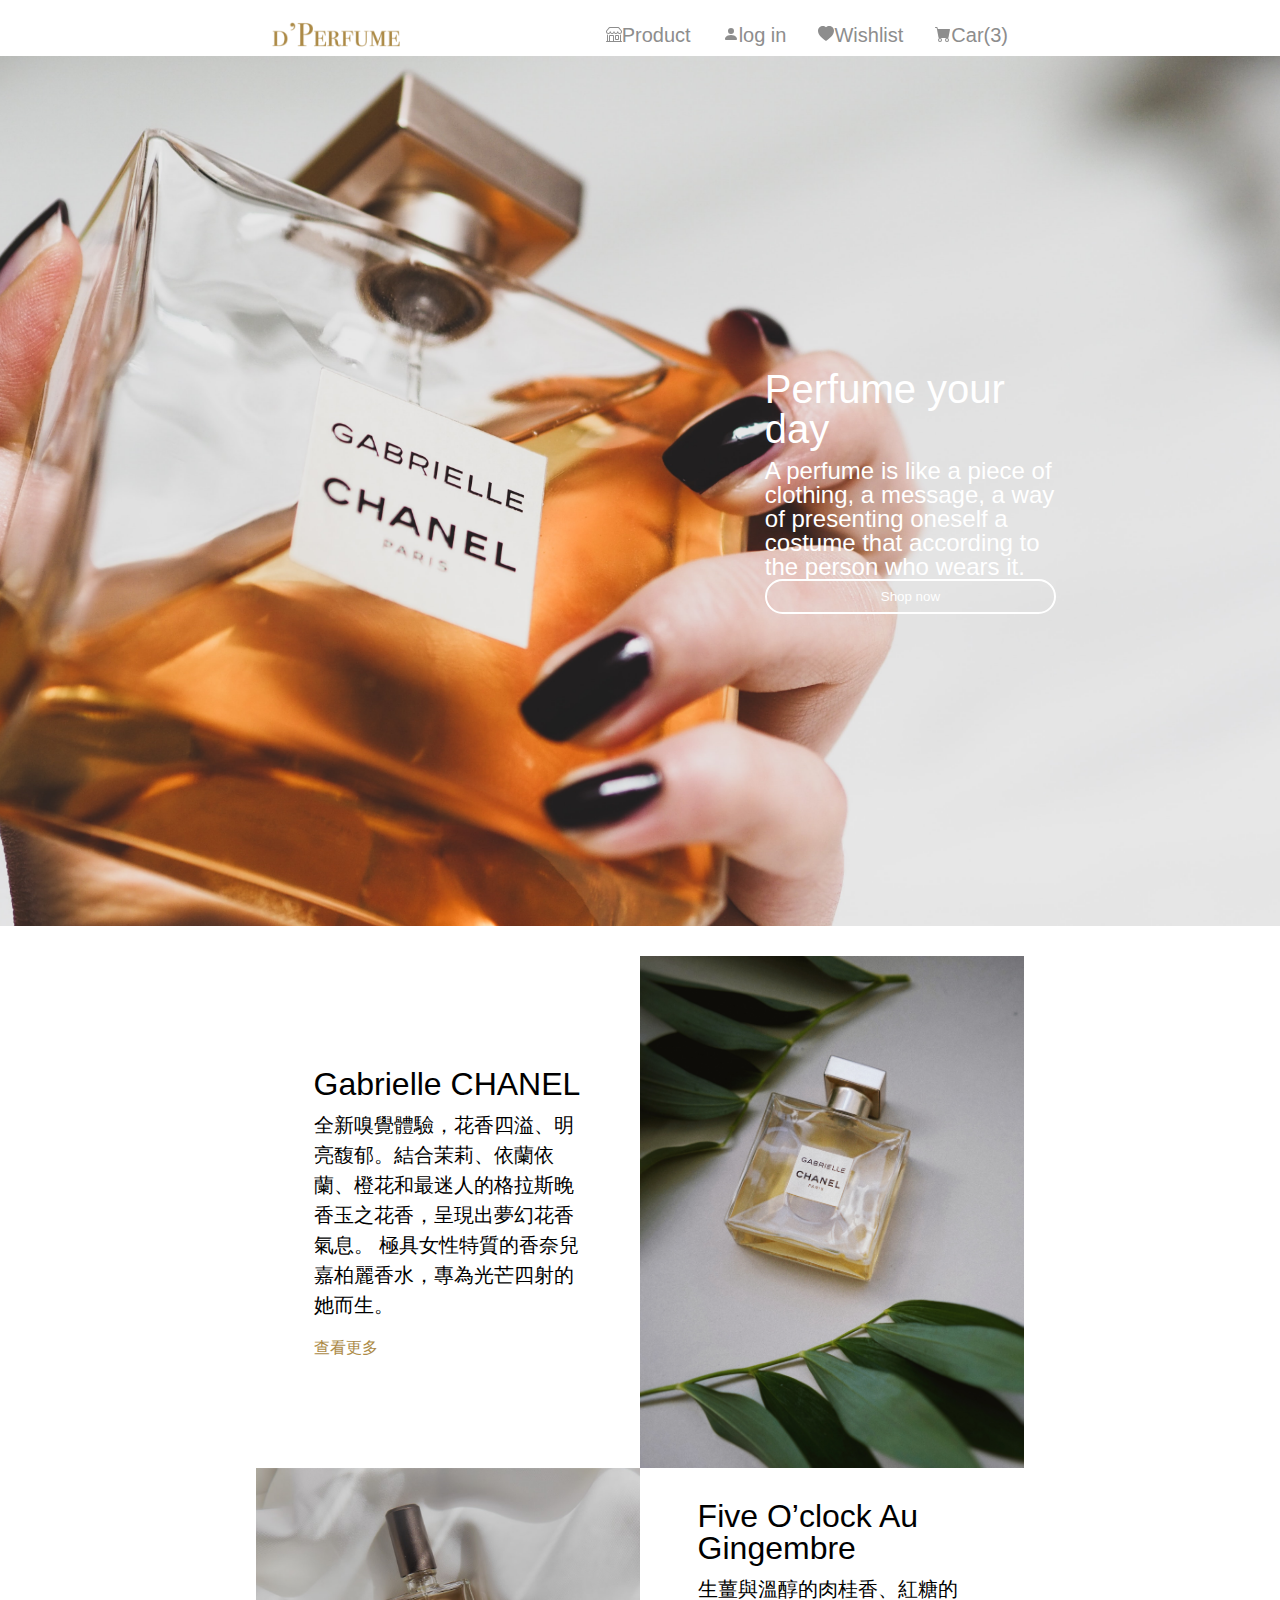
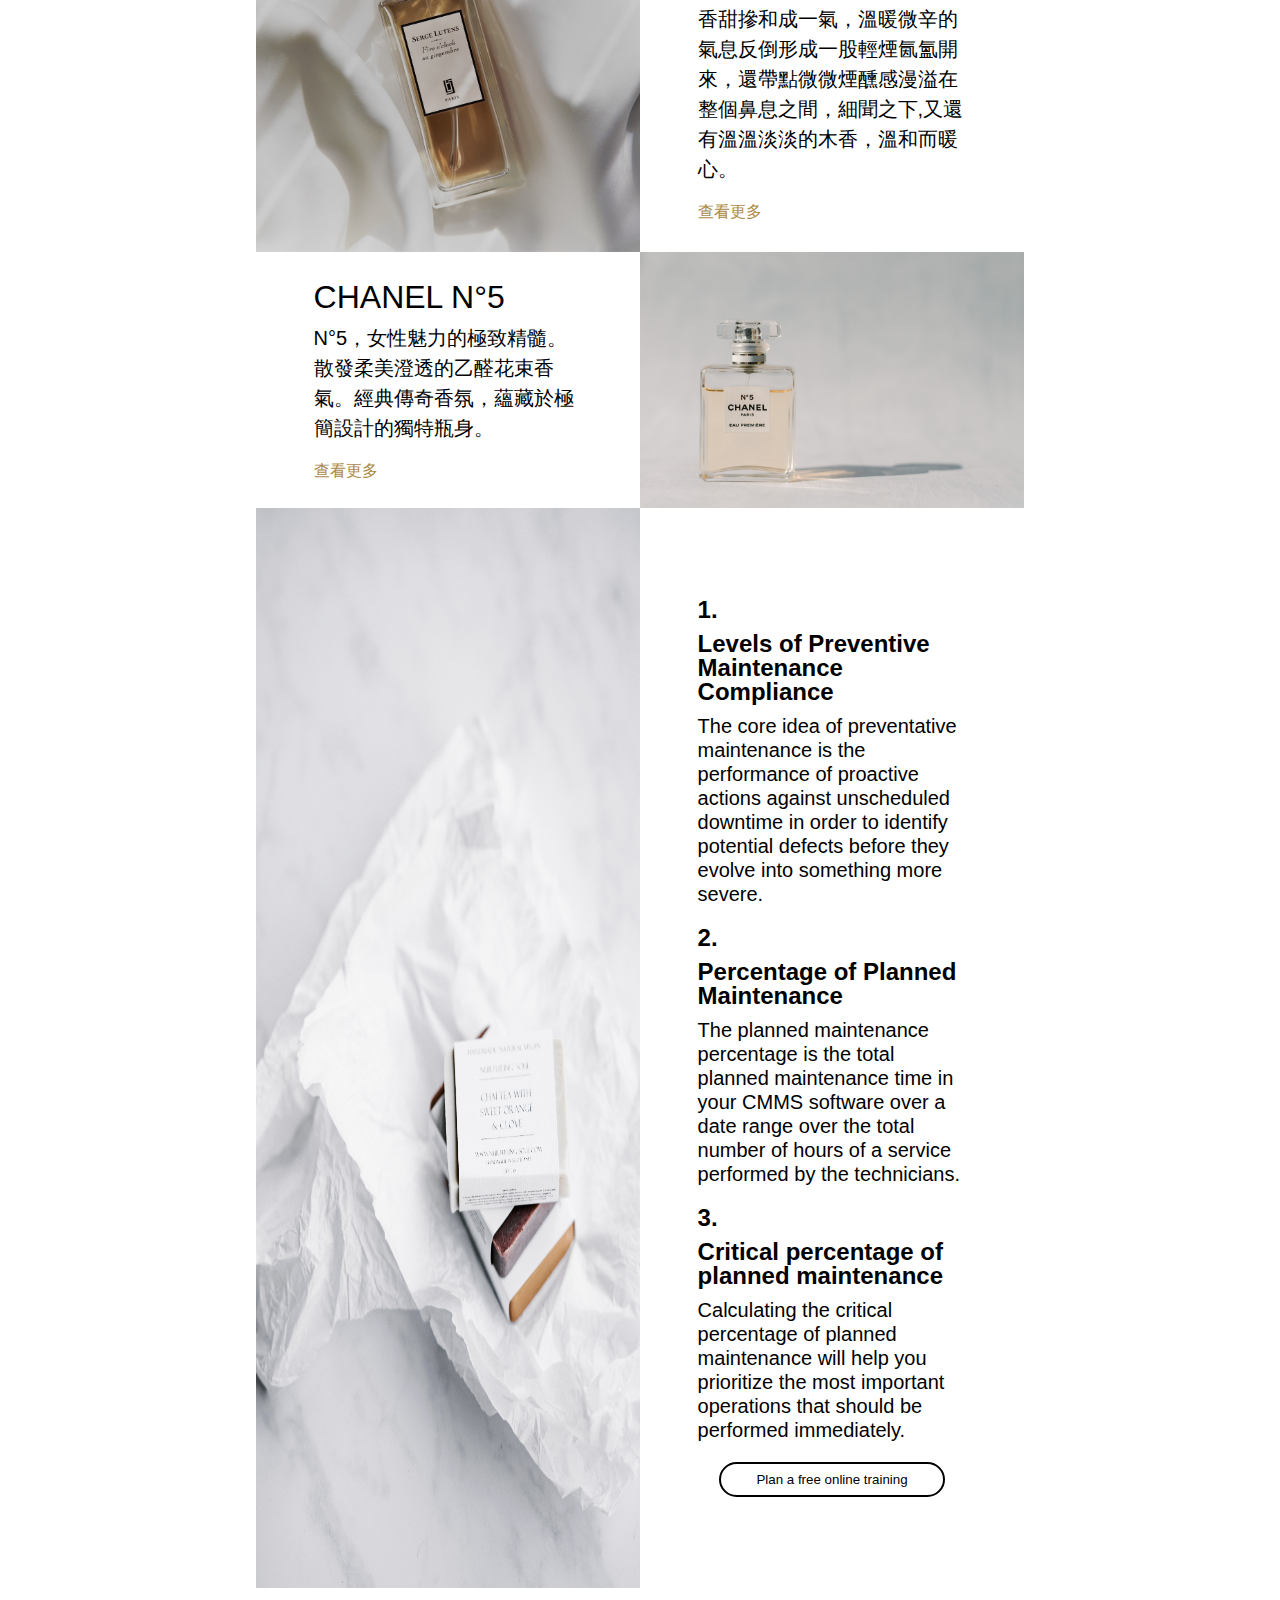
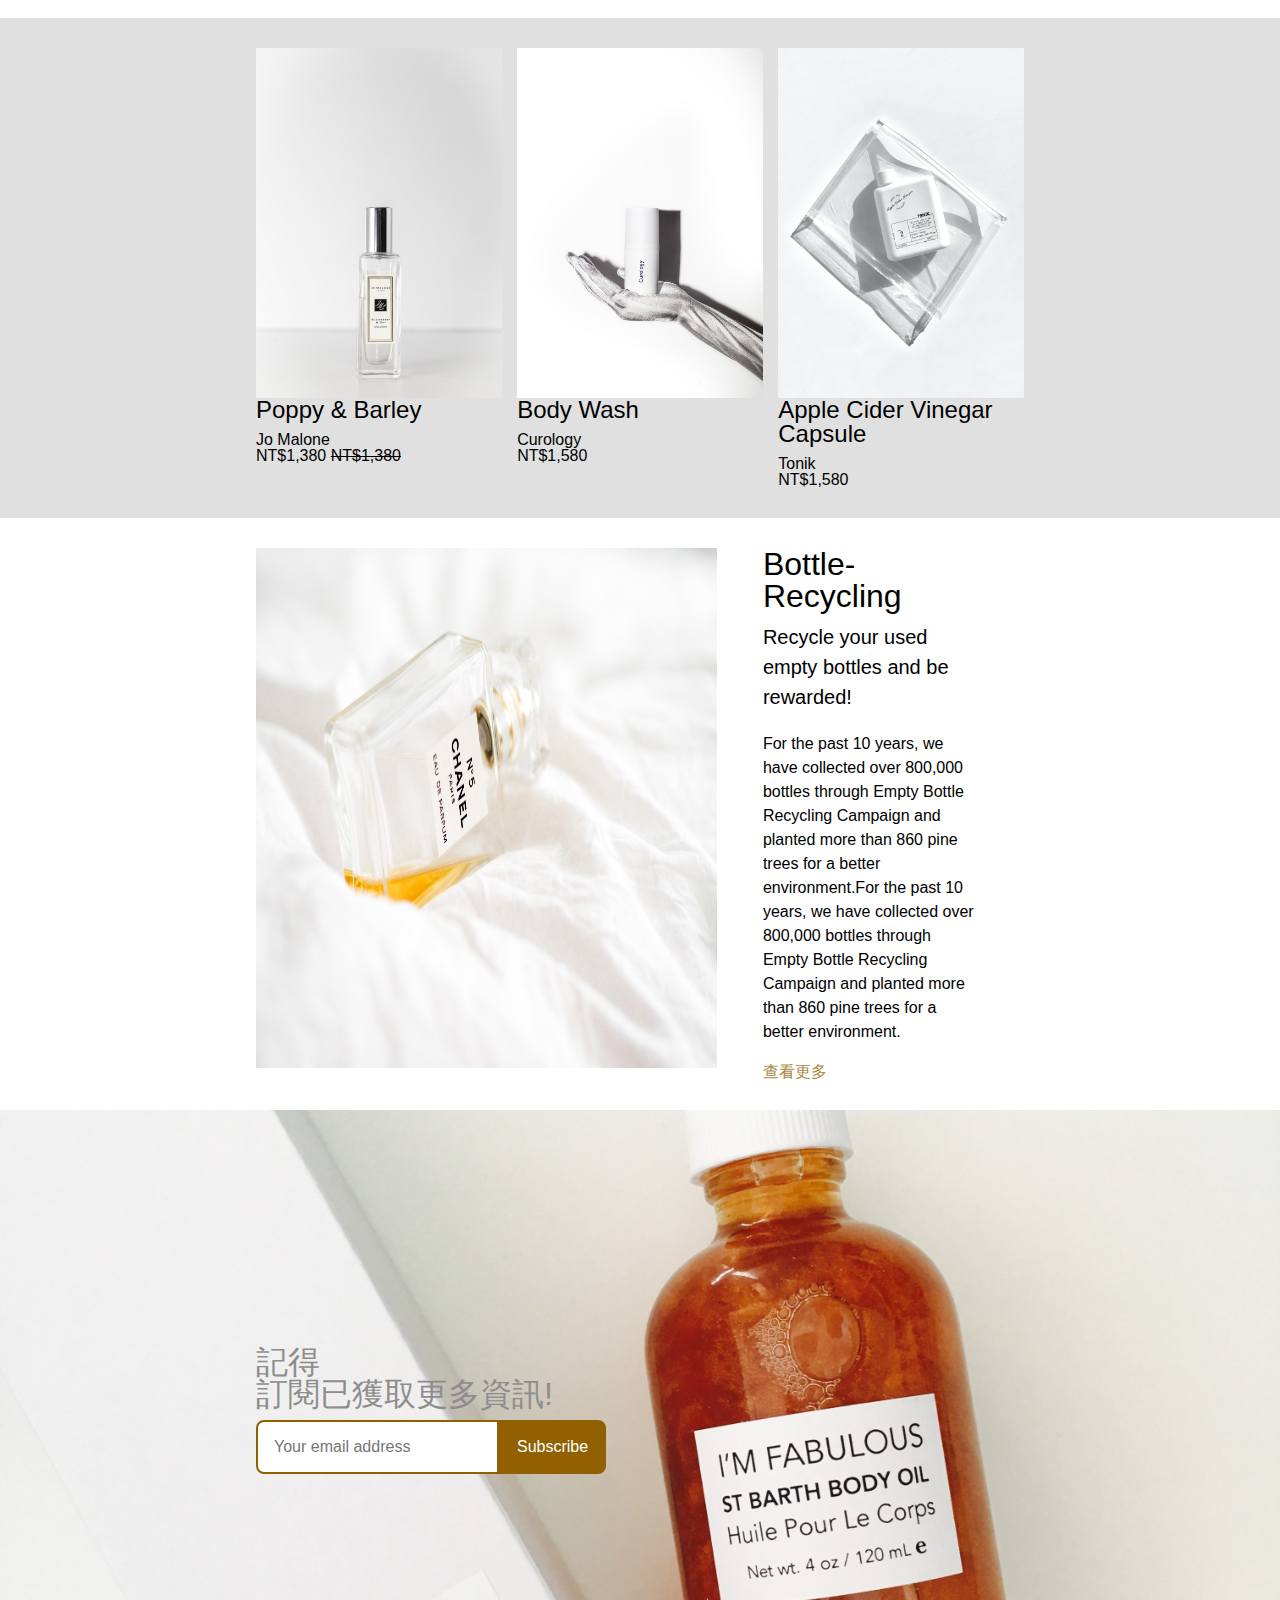
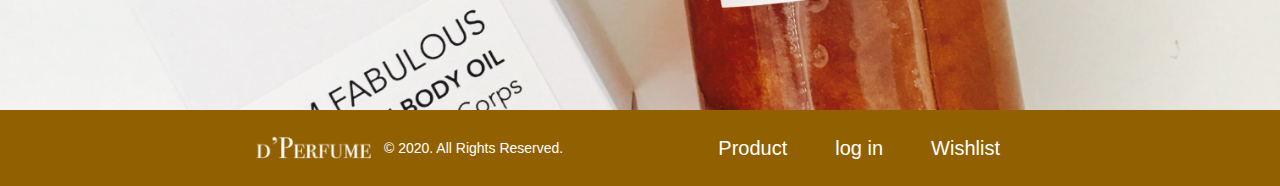
<file: index.html>
<!DOCTYPE html>
<html lang="en">
<head>
    <meta charset="UTF-8">
    <meta name="viewport" content="width=device-width, initial-scale=1.0">
    <title>Document</title>
    <script src="https://ajax.googleapis.com/ajax/libs/jquery/3.7.1/jquery.min.js"></script>
    <link rel="stylesheet" href="main.css">
</head>
<body>
    <nav class="nav">
        <div class="container d-flex">
            <div class="menu-mobile d-flex">
                <div class="logo"><a href="./index.html"><img src="./img/d’Perfume.png"/></a></div>
                <div class="menu-icon d-flex">
                    <div class="buy-icon">
                        <svg xmlns="http://www.w3.org/2000/svg" width="30" height="30" fill="currentColor" class="bi bi-cart-fill" viewBox="0 0 16 16">
                            <path d="M0 1.5A.5.5 0 0 1 .5 1H2a.5.5 0 0 1 .485.379L2.89 3H14.5a.5.5 0 0 1 .491.592l-1.5 8A.5.5 0 0 1 13 12H4a.5.5 0 0 1-.491-.408L2.01 3.607 1.61 2H.5a.5.5 0 0 1-.5-.5M5 12a2 2 0 1 0 0 4 2 2 0 0 0 0-4m7 0a2 2 0 1 0 0 4 2 2 0 0 0 0-4m-7 1a1 1 0 1 1 0 2 1 1 0 0 1 0-2m7 0a1 1 0 1 1 0 2 1 1 0 0 1 0-2"/>
                            </svg>
                    </div>
                    <div id="menu-icon" class="menu-icon">
                        <svg xmlns="http://www.w3.org/2000/svg" width="50" height="50" fill="currentColor" class="bi bi-list" viewBox="0 0 16 16">
                            <path fill-rule="evenodd" d="M2.5 12a.5.5 0 0 1 .5-.5h10a.5.5 0 0 1 0 1H3a.5.5 0 0 1-.5-.5m0-4a.5.5 0 0 1 .5-.5h10a.5.5 0 0 1 0 1H3a.5.5 0 0 1-.5-.5m0-4a.5.5 0 0 1 .5-.5h10a.5.5 0 0 1 0 1H3a.5.5 0 0 1-.5-.5"/>
                          </svg>
                    </div>
                    
                </div>
            </div>
            <ul id="menu" class="menu d-flex">
                <li><a href="./product.html"><svg xmlns="http://www.w3.org/2000/svg" width="16" height="16" fill="currentColor" class="bi bi-shop" viewBox="0 0 16 16">
                    <path d="M2.97 1.35A1 1 0 0 1 3.73 1h8.54a1 1 0 0 1 .76.35l2.609 3.044A1.5 1.5 0 0 1 16 5.37v.255a2.375 2.375 0 0 1-4.25 1.458A2.37 2.37 0 0 1 9.875 8 2.37 2.37 0 0 1 8 7.083 2.37 2.37 0 0 1 6.125 8a2.37 2.37 0 0 1-1.875-.917A2.375 2.375 0 0 1 0 5.625V5.37a1.5 1.5 0 0 1 .361-.976zm1.78 4.275a1.375 1.375 0 0 0 2.75 0 .5.5 0 0 1 1 0 1.375 1.375 0 0 0 2.75 0 .5.5 0 0 1 1 0 1.375 1.375 0 1 0 2.75 0V5.37a.5.5 0 0 0-.12-.325L12.27 2H3.73L1.12 5.045A.5.5 0 0 0 1 5.37v.255a1.375 1.375 0 0 0 2.75 0 .5.5 0 0 1 1 0M1.5 8.5A.5.5 0 0 1 2 9v6h1v-5a1 1 0 0 1 1-1h3a1 1 0 0 1 1 1v5h6V9a.5.5 0 0 1 1 0v6h.5a.5.5 0 0 1 0 1H.5a.5.5 0 0 1 0-1H1V9a.5.5 0 0 1 .5-.5M4 15h3v-5H4zm5-5a1 1 0 0 1 1-1h2a1 1 0 0 1 1 1v3a1 1 0 0 1-1 1h-2a1 1 0 0 1-1-1zm3 0h-2v3h2z"/>
                  </svg>Product</a></li>
                <li><a href="#"><svg xmlns="http://www.w3.org/2000/svg" width="16" height="16" fill="currentColor" class="bi bi-person-fill" viewBox="0 0 16 16">
                    <path d="M3 14s-1 0-1-1 1-4 6-4 6 3 6 4-1 1-1 1zm5-6a3 3 0 1 0 0-6 3 3 0 0 0 0 6"/>
                  </svg>log in</a></li>
                <li><a href="#"><svg xmlns="http://www.w3.org/2000/svg" width="16" height="16" fill="currentColor" class="bi bi-heart-fill" viewBox="0 0 16 16">
                    <path fill-rule="evenodd" d="M8 1.314C12.438-3.248 23.534 4.735 8 15-7.534 4.736 3.562-3.248 8 1.314"/>
                  </svg>Wishlist</a></li>
                <li><a href="#"><svg xmlns="http://www.w3.org/2000/svg" width="16" height="16" fill="currentColor" class="bi bi-cart-fill" viewBox="0 0 16 16">
                    <path d="M0 1.5A.5.5 0 0 1 .5 1H2a.5.5 0 0 1 .485.379L2.89 3H14.5a.5.5 0 0 1 .491.592l-1.5 8A.5.5 0 0 1 13 12H4a.5.5 0 0 1-.491-.408L2.01 3.607 1.61 2H.5a.5.5 0 0 1-.5-.5M5 12a2 2 0 1 0 0 4 2 2 0 0 0 0-4m7 0a2 2 0 1 0 0 4 2 2 0 0 0 0-4m-7 1a1 1 0 1 1 0 2 1 1 0 0 1 0-2m7 0a1 1 0 1 1 0 2 1 1 0 0 1 0-2"/>
                    </svg>Car(3)</a></li>
            </ul>
        </div>
    </nav>
    <div class="banner d-flex">
        <div class="banner-container d-flex">
            <div class="banner-content d-flex">
                <h2>Perfume your day</h2>
                <p>A perfume is like a piece of clothing, a message, a way of presenting oneself a costume that according to the person who wears it.</p>
                <input class="btn" type="button" value="Shop now"/>
            </div>
        </div>
    </div>
    <section class="introduce d-flex">
        <div class="introduce-container d-flex">
            <div class="introduce-content d-flex">
                <div class="introduce-desc d-flex">
                    <div class="">
                        <h3>Gabrielle CHANEL</h3>
                        <p class="p20">全新嗅覺體驗，花香四溢、明亮馥郁。結合茉莉、依蘭依蘭、橙花和最迷人的格拉斯晚香玉之花香，呈現出夢幻花香氣息。 極具女性特質的香奈兒嘉柏麗香水，專為光芒四射的她而生。</p>
                        <a class="read-more" href="#">查看更多</a>
                    </div>
                </div>
                <div class="introduce-pic">
                    <img class="introduce-img" src="./img/index2.jpg"/>
                </div>
            </div>
            <div class="introduce-content d-flex">
                <div class="introduce-pic">
                    <img class="introduce-img" src="./img/index3.png"/>
                </div>
                <div class="introduce-desc d-flex">
                    <div class="">
                        <h3>Five O’clock Au Gingembre</h3>
                        <p class="p20">生薑與溫醇的肉桂香、紅糖的香甜摻和成一氣，溫暖微辛的氣息反倒形成一股輕煙氤氳開來，還帶點微微煙醺感漫溢在整個鼻息之間，細聞之下,又還有溫溫淡淡的木香，溫和而暖心。</p>
                        <a class="read-more" href="#">查看更多</a>
                    </div>
                </div> 
            </div>
            <div class="introduce-content d-flex">
                <div class="introduce-desc d-flex">
                    <div class="">
                        <h3>CHANEL N°5</h3>
                        <p class="p20">N°5，女性魅力的極致精髓。散發柔美澄透的乙醛花束香氣。經典傳奇香氛，蘊藏於極簡設計的獨特瓶身。</p>
                        <a class="read-more" href="#">查看更多</a>
                    </div>
                </div>
                <div class="introduce-pic">
                    <img class="introduce-img" src="./img/index4.jpg"/>
                </div>
            </div>
            <div class="introduce-content d-flex">
                <div class="introduce-pic">
                    <img class="introduce-img-full" src="./img/index5.jpg"/>
                </div>
                <div class="introduce-desc d-flex">
                    <div class="">
                        <h4>1.</h4>
                        <h4>Levels of Preventive Maintenance Compliance</h4>
                        <p class="p16">The core idea of preventative maintenance is the performance of proactive actions against unscheduled downtime in order to identify potential defects before they evolve into something more severe.</p>
                    </div>
                    <div class="">
                        <h4>2.</h4>
                        <h4>Percentage of Planned Maintenance</h4>
                        <p class="p16">The planned maintenance percentage is the total planned maintenance time in your CMMS software over a date range over the total number of hours of a service performed by the technicians.</p>
                    </div>
                    <div class="">
                        <h4>3.</h4>
                        <h4>Critical percentage of planned maintenance</h4>
                        <p class="p16">Calculating the critical percentage of planned maintenance will help you prioritize the most important operations that should be performed immediately.</p>
                    </div>
                    <input class="btn" type="button" value="Plan a free online training"/>
            </div>
        </div>
    </section>
    <section class="buy d-flex">
        <div class="buy-container d-flex">
            <div class="buy-content d-flex">
                <div class="buy-pic">
                    <img class="buy-img" src="./img/index6.jpg"/>
                </div>
                <div class="buy-desc d-flex">
                    <h4>Poppy & Barley</h4>
                    <p>Jo Malone</p>
                    <p>NT$1,380 <del>NT$1,380</del></p>
                </div>
            </div>
            <div class="buy-content d-flex">
                <div class="buy-pic">
                    <img class="buy-img" src="./img/index7.jpg"/>
                </div>
                <div class="buy-desc d-flex">
                    <h4>Body Wash</h4>
                    <p>Curology</p>
                    <p>NT$1,580</p>
                </div>
            </div>
            <div class="buy-content d-flex">
                <div class="buy-pic">
                    <img class="buy-img" src="./img/index8.jpg"/>
                </div>
                <div class="buy-desc d-flex">
                    <h4>Apple Cider Vinegar Capsule</h4>
                    <p>Tonik</p>
                    <p>NT$1,580</p>
                </div>
            </div>
        </div>
    </section>
    <section class="recycling d-flex">
        <div class="recycling-container d-flex">
            <div class="recycling-content d-flex">
                <div class="recycling-pic">
                    <img class="recycling-img" src="./img/index9.jpg"/>
                </div>
                <div class="recycling-desc d-flex">
                    <div class="">
                        <h3>Bottle-Recycling</h3>
                        <p class="p20">Recycle your used empty bottles and be rewarded!</p>
                        <p class="p16">For the past 10 years, we have collected over 800,000 bottles through Empty Bottle Recycling Campaign and planted more than 860 pine trees for a better environment.For the past 10 years, we have collected over 800,000 bottles through Empty Bottle Recycling Campaign and planted more than 860 pine trees for a better environment.</p>
                        <a class="read-more" href="#">查看更多</a>
                    </div>
                </div>
            </div>
        </div>
    </section>
    <div class="subscribe d-flex">
        <div class="subscribe-container d-flex">
            <div class="subscribe-content d-flex">
                <h3>記得<br>訂閱已獲取更多資訊!</h3>
                <div class="subscribe-mail">
                    <input class="subscribe-input" type="text" placeholder="Your email address"/>
                    <input class="subscribe-btn" type="button" value="Subscribe"/>
                </div>
            </div>
        </div>
    </div>
    <footer class="footer d-flex">
        <div class="footer-container d-flex">
            <div class="footer-logo d-flex">
                <img src="./img/d’Perfumewhite.png"/>
            </div>
            <div class="footer-dec">© 2020. All Rights Reserved.</div>
            <ul class="footer-menu d-flex">
                <li><a href="#">Product</a></li>
                <li><a href="#">log in</a></li>
                <li><a href="#">Wishlist</a></li>
            </ul>
        </div>
    </footer>
</body>
<script>
    $(function() {
        $("#menu-icon").on( "click", function() {
            $("#menu").slideToggle();
        });
    });
</script>
</html>
</file>
<file: main.css>
/* http://meyerweb.com/eric/tools/css/reset/
v2.0 | 20110126
License: none (public domain)
*/

html, body, div, span, applet, object, iframe,
h1, h2, h3, h4, h5, h6, p, blockquote, pre,
a, abbr, acronym, address, big, cite, code,
del, dfn, em, img, ins, kbd, q, s, samp,
small, strike, strong, sub, sup, tt, var,
b, u, i, center,
dl, dt, dd, ol, ul, li,
fieldset, form, label, legend,
table, caption, tbody, tfoot, thead, tr, th, td,
article, aside, canvas, details, embed,
figure, figcaption, footer, header, hgroup,
menu, nav, output, ruby, section, summary,
time, mark, audio, video {
margin: 0;
padding: 0;
border: 0;
font-size: 100%;
font: inherit;
vertical-align: baseline;
}
/* HTML5 display-role reset for older browsers */
article, aside, details, figcaption, figure,
footer, header, hgroup, menu, nav, section {
display: block;
}
body {
line-height: 1;
}
ol, ul {
list-style: none;
}
blockquote, q {
quotes: none;
}
blockquote:before, blockquote:after,
q:before, q:after {
content: '';
content: none;
}
table {
border-collapse: collapse;
border-spacing: 0;
}

*,*::before,*:after{
    box-sizing: border-box;
}
/* start */
body{
    font-family: 'San Francisco', "PingFangSC", Helvetica, Arial, "Microsoft JhengHei", sans-serif;
}
:root {
    --container-width: 60%;
    --container-width-mobile: 90%;
}
.d-flex{
    display: flex;
}
/* header */
img{
    width: 100%;
    height: auto;
    display: block;
}
.nav{
    height: 56px;
    width: 100%;
}
.container{
    width: var(--container-width);
    margin: 0 auto;
    align-items: center;
}

.menu-icon{
    display: none;
}

.nav .d-flex{
    justify-content: space-between;
}

.nav a{
    text-decoration: none;
    color:#8D8D8D;
    font-size: 20px;
    display: block;
    padding: 16px;
}

@media screen and (min-width: 0px) and (max-width: 490px){
    .container{
        align-items: center;
        width: var(--container-width-mobile);
        flex-direction: column;
    }
    .menu {
        width: 100%;
        height: auto;
        display: flex;
        flex-direction: column;
        background-color: #FFFFFF;
        z-index: 999;
    }

    .menu-mobile{
        width: 100%;
    }
    .menu-icon{
        display:flex;
        align-items: center;
        color:#8D8D8D;
    }
    .buy-icon{
        position: relative;
        margin-left: auto;
        padding-right: 5px;
    }
    .buy-icon::before{
        content: '3';
        font-size: 12px;
        background: #916000;
        text-align: center;
        border-radius: 20px;
        color: #FFFFFF;
        position: absolute;
        padding: 3px 5px 3px 5px;
        top:2%;
        left: 20px;
    }
}
/* banner */
.banner{
    width: 100%;
    max-width: 100%;
    height:870px;
    background: url("./img/index1.jpg");
    background-repeat: no-repeat;
    background-position: center;
    background-size: cover;

    justify-content: center;
    align-items: center;
    
}

.banner h2{
    color: #FFFFFF;
}

.banner-container{
    width: 65%;
}

.banner-content{
    flex-direction: column;
    width: 35%;
    margin-left: auto;
}

h2 {
    font-size: 40px;
    margin-bottom: 10px;
}

h3{
    font-size: 32px;
    margin-bottom: 10px;
}

h4{
    font-size: 24px;
    margin-bottom: 10px;
}

.p20{
    font-size: 20px;
    line-height: 30px;
    margin-bottom: 20px;
}

.p16{
    font-size: 16px;
    line-height: 24px;
    margin-bottom: 20px;
}

section{
    padding-top: 30px;
    padding-bottom: 30px;
}
.banner h1{
    color: #FFFFFF;
}
.banner p{
    font-size: 24px;
    color: #FFFFFF;
}

.btn {
    border: 2px solid #FFFFFF;
    border-radius: 30px;
    background-color: transparent;
    padding: 8px 35px;
    max-width: 350px;
    color:#FFFFFF;
}
@media screen and (min-width: 0px) and (max-width: 490px){
    .banner{
        height: 480px;
    }
    .banner-container{
        width: var(--container-width-mobile);
    }
    
    .banner-content{
        flex-direction: column;
        width: 100%;
    }
}

/* introduce */
.introduce {
    justify-content: center;
    align-items: center;
}
.introduce h3{
    align-self: flex-start;
}
.introduce h4{
    font-weight: bolder;
}
.introduce p{
    font-size: 20px;
}

.read-more{
    text-decoration: none;
    color: #AC8A46;
    font-size: 16px;

    align-self: flex-start;
}
.introduce-container {
    width: var(--container-width);
    flex-direction: column;
}

.introduce-content{
    justify-content: space-around;
}

.introduce-desc{
    width: var(--container-width);
    flex-direction: column;
    justify-content: center;
    align-items: center;
}

.introduce-desc div{
    width: 70%;
}

.introduce-pic{
    width: var(--container-width);
}

.introduce-img-full{
    height: 1080px;
    width: 100%;
}

.introduce .btn{
    color: black;
    border-color: black;
}
@media screen and (min-width: 0px) and (max-width: 490px){
    .introduce-container {
        width: var(--container-width-mobile);
    }
    .introduce-content{
        width: 100%;
        justify-content: center;
        align-items: center;
        margin-bottom: 20px;
    }

    .introduce-content:nth-child(odd){
        flex-direction: column-reverse; 
    }

    .introduce-content:nth-child(even){
        flex-direction: column;
    }

    .introduce-pic{
        width: var(--container-width-mobile);
        margin-bottom: 15px;
    }

    .introduce-desc{
        width: var(--container-width-mobile);
    }
    .introduce-desc div {
        width: var(--container-width-mobile);
    }
}

/*index-buy*/
.buy{
    background-color: #E0E0E0;
    justify-content: center;
    align-items: center;
}

.buy-container{
    width: var(--container-width);
    justify-content: space-between;
}

.buy-content{
    flex-direction: column;
    width: 32%;
}

.buy-img{
    height: 350px;
    width: 100%;
}

.buy-desc{
    flex-direction: column;
}
@media screen and (min-width: 0px) and (max-width: 490px){
    .buy-container{
        width: var(--container-width-mobile);
        flex-direction: column;
    }
    .buy-content{
        width: 100%;
    }

    .buy-desc{
        padding-top: 15px;
        padding-bottom: 20px;
    }
}
/*index- recycling*/
.recycling{
    justify-content: center;
    align-items: center;
}

.recycling-container{
    width: var(--container-width);
}

.recycling-pic{
    width:60%;
}

.recycling-img{
    height: 520px;
    width: 100%;
}

.recycling-desc{
    width:40%;
    flex-direction: column;
    justify-content: center;
    align-items: center;
}

.recycling-desc div{
    width: 70%;
}

@media screen and (min-width: 0px) and (max-width: 490px){
    .recycling-container{
        width: var(--container-width-mobile);
    }
    .recycling-content{
        width: 100%;
        flex-direction: column;
    }
    .recycling-pic{
        width:100%;
    }
    .recycling-desc{
        width:100%;
        padding-top: 15px;
        padding-bottom: 20px;
    }

    .recycling-desc div{
        width: 100%;
    }
}
/* index - subscribe*/
.subscribe{
    width: 100%;
    height:600px;
    background: url("./img/index10.jpg");
    background-repeat: no-repeat;
    background-position: center;
    background-size: cover;

    justify-content: center;
    align-items: center;
}

.subscribe h3{
    color: #8D8D8D;
}
.subscribe-container{
    width: var(--container-width);
}
.subscribe-content{
    flex-direction: column;
}
.subscribe-mail{
    font-size: 0;
}
.subscribe-input{
    font-size: 16px;
    padding: 16px;
    border: 2px solid #916000;
    border-radius: 8px 0 0 8px;
}
.subscribe-btn{
    font-size: 16px;
    color: #FFFFFF;
    background-color: #916000;
    padding: 16px;
    border: 2px solid #916000;
    border-radius: 0 8px 8px 0;
}
@media screen and (min-width: 0px) and (max-width: 490px){
    .subscribe-container{
        width: var(--container-width-mobile);
    }

    .subscribe-input{
        width: 65%;
    }
}
/* footer */
.footer{
    background-color: #916000;
    justify-content: center;
    align-items: center;
}

.footer-container{
    width: var(--container-width);
    align-items: center;
}

.footer-logo{
    align-items: center;
}

.footer-menu{
    margin-left: auto;
}


.footer  img{
    width: 90%;
    height: 90%;
    display: block;
}

.footer-dec{
    font-size: 14px;
    color:#FFFFFF;
}

.footer a{
    text-decoration: none;
    color:white;
    font-size: 20px;
    display: block;
    padding: 28px 24px;
}
@media screen and (min-width: 0px) and (max-width: 490px){
    .footer-container{
        width: var(--container-width-mobile);
    }
    .footer-menu{
        display: none;
    }
}


/* product */
/* sub-menu */
.sub-menu{
    background-color: #916000;
    justify-content: center;
    align-items: center;
}

.sub-menu-container{
    width: var(--container-width);
    align-items: center;
    justify-content:flex-start;
}

.sub-menu a{
    text-decoration: none;
    color:#FFFFFF;
    font-size: 20px;
    display: block;
    padding: 16px;
}

.sub-menu-content{
    flex-direction: row;
}

@media screen and (min-width: 0px) and (max-width: 490px){
    .sub-menu{
        display: none;
    }
}

/* product */
.product{
    justify-content: center;
    align-items: center;
    flex-direction: column;
}

.product-container{
    width: var(--container-width);
    flex-wrap: wrap;
    justify-content: space-between;
}

.product-content{
    height:auto;
    width:200px;
    flex-direction: column;
    padding-right: 10px;
    padding-left: 10px;
    padding-bottom: 30px;
}

.product-desc{
    flex-direction: column;
}

.product-pic{
    height:200px;
    width:200px;
}

.product-img{
    width: 100%;
    height: 100%;
}

.buy-icon{
    color: #916019;
}

.page a{
    padding-left: 10px;
    padding-right: 10px;
    text-decoration: none;
}

.page .page-click{
    text-decoration:underline;
    color: #AC8A46;
}

@media screen and (min-width: 0px) and (max-width: 490px){
    .product-container{
        width: var(--container-width-mobile);
    }

    .product-content{
        width:160px;
        padding-right: 5px;
        padding-left: 5px;
    }

    .product-pic{
        height:160px;
        width:160px;
    }
}
</file>
